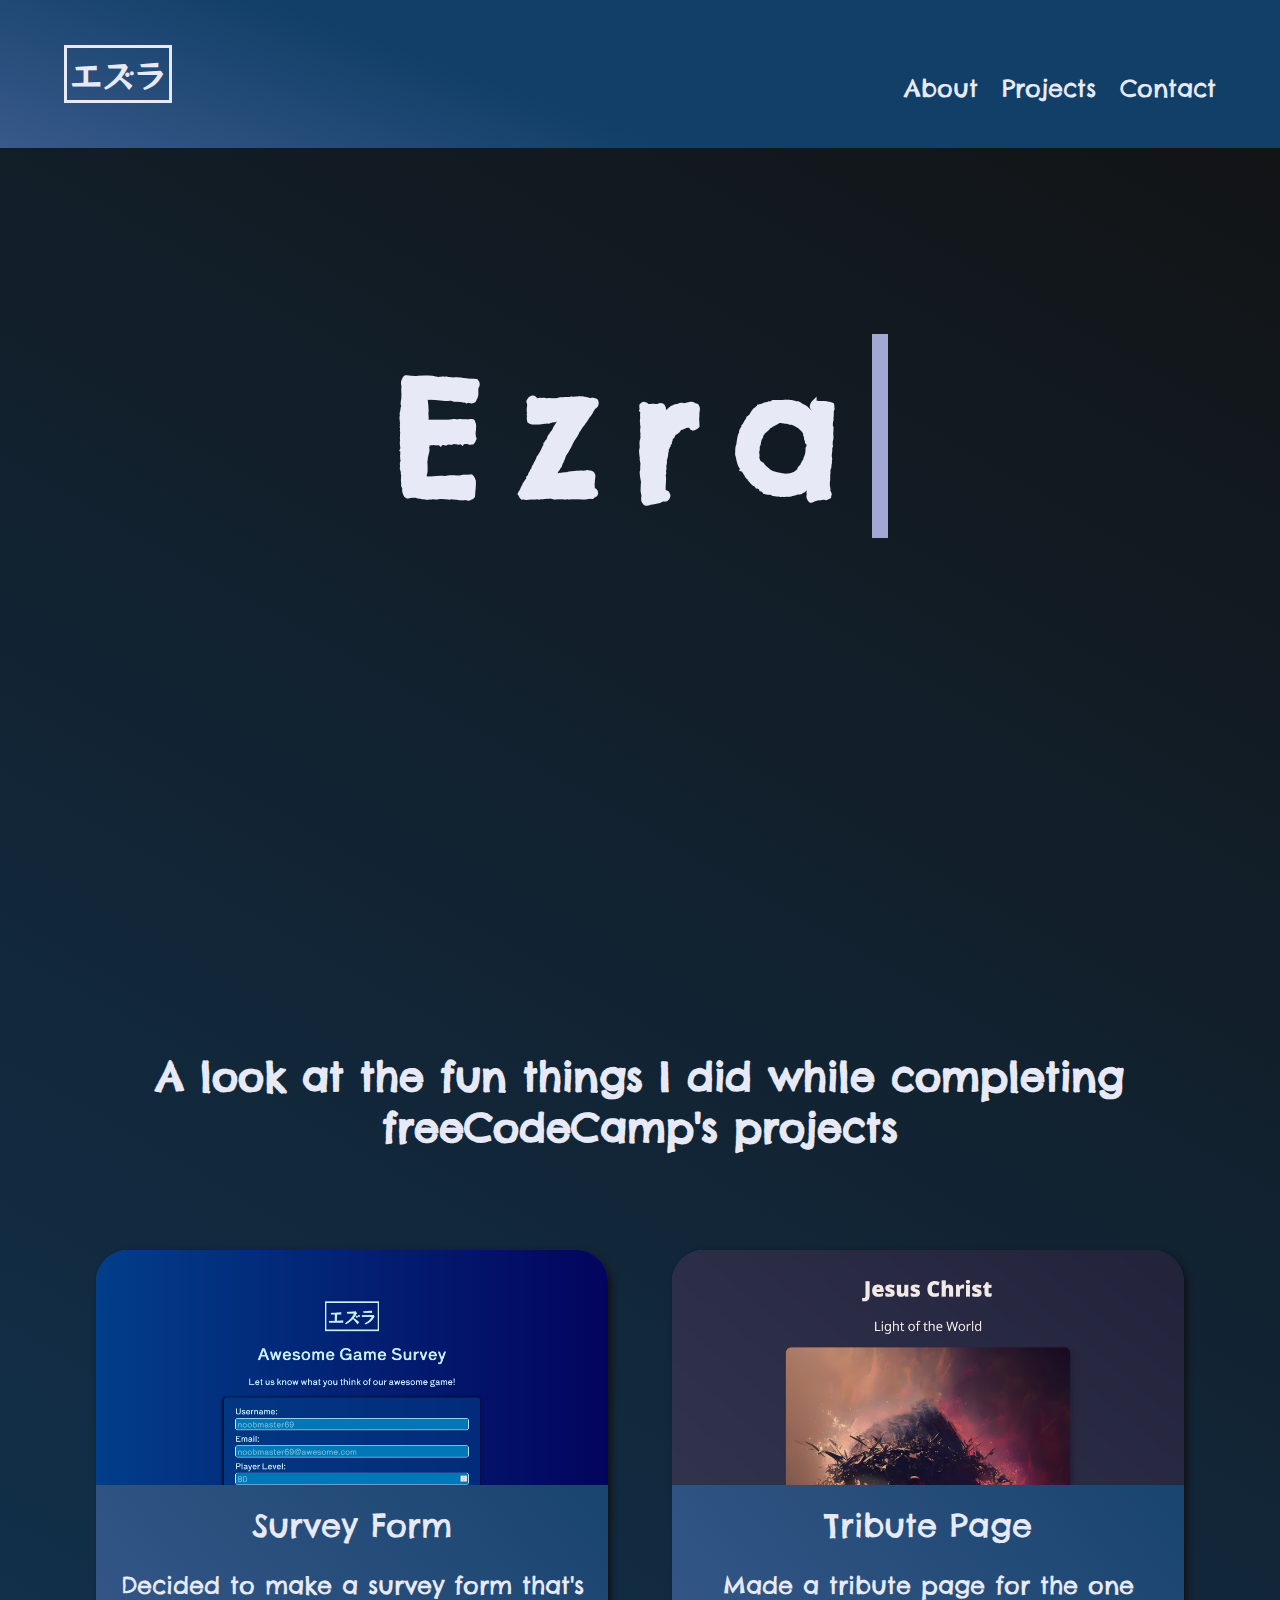
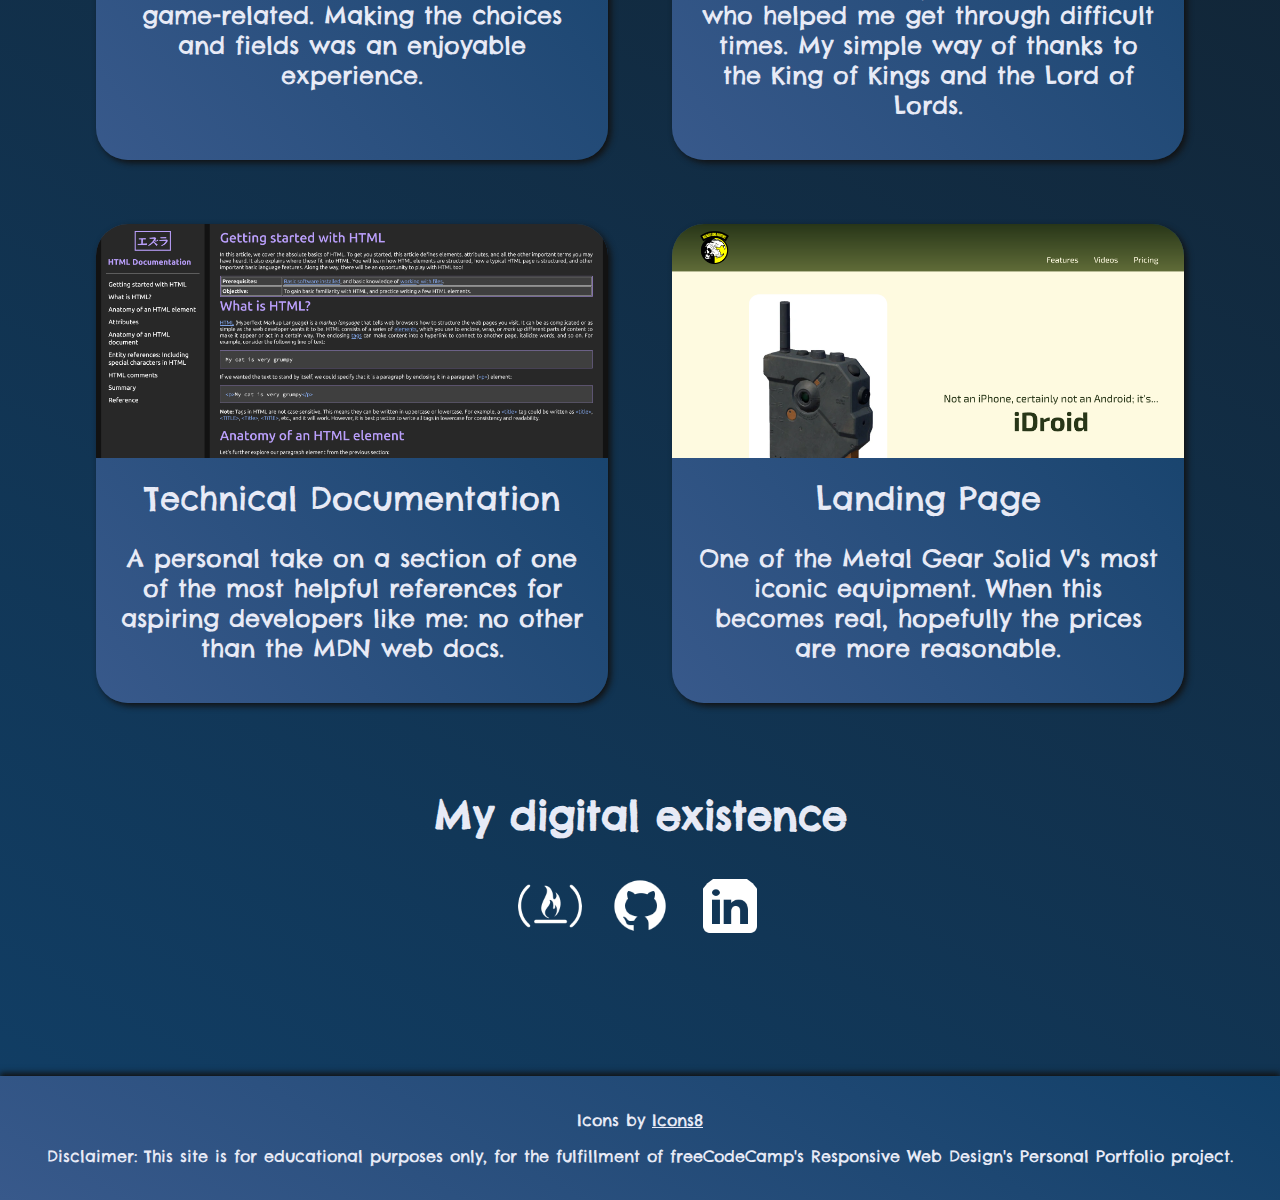
<file: index.html>
<!DOCTYPE html>
<html lang="en">
<head>
    <meta charset="UTF-8">
    <meta name="viewport" content="width=device-width, initial-scale=1.0">
    <title>Personal Portfolio</title>
    <link rel="stylesheet" href="./personal-portfolio/styles.css">

    <link rel="preconnect" href="https://fonts.googleapis.com">
    <link rel="preconnect" href="https://fonts.gstatic.com" crossorigin>
    <link href="https://fonts.googleapis.com/css2?family=Chelsea+Market&family=RocknRoll+One&display=swap" rel="stylesheet">
</head>
<body>
    <header id="navbar">
        <div id="logo">エズラ</div>
        <nav id="navbar-list">
            <ul>
                <li><a href="#welcome-section">About</a></li>
                <li><a href="#project-target">Projects</a></li>
                <li><a href="#contact-target">Contact</a></li>
            </ul>
        </nav>
    </header>
    <main>
        <section id="welcome-section">
            <div>
                <h1>Ezra</h1>
            </div>        
            <div>
                <h2 class="traits">Developer. Engineer. Gamer. Bookworm.</h2>
                <h2 class="trait">Developer.</h2>
                <h2 class="trait">Engineer.</h2>
                <h2 class="trait">Gamer.</h2>
                <h2 class="trait">Bookworm.</h2>
            </div>  
        </section>
        <div id="project-target"></div>
        <section id="projects">
            <h2>A look at the fun things I did while completing freeCodeCamp's projects</h2>
            <div class="project-tile">
                <img src="./personal-portfolio/images/survey-form.png" alt="Image of a survey form project">
                <a class="project-link" href="./survey-form/index.html">Survey Form</a>
                <p class="project-description">Decided to make a survey form that's game-related. Making the choices and fields was an enjoyable experience.</p>
            </div>
            <div class="project-tile">
                <img src="./personal-portfolio/images/tribute-page.png" alt="Image of a tribute project">
                <a class="project-link" href="./tribute-page/index.html">Tribute Page</a>
                <p class="project-description">Made a tribute page for the one who helped me get through difficult times. My simple way of thanks to the King of Kings and the Lord of Lords.</p>
            </div>
            <div class="project-tile">
                <img src="./personal-portfolio/images/tech-doc.png" alt="Image of a technical documentation project">
                <a class="project-link" href="./tech-doc/index.html">Technical Documentation</a>
                <p class="project-description">A personal take on a section of one of the most helpful references for aspiring developers like me: no other than the MDN web docs.</p>
            </div>
            <div class="project-tile">
                <img src="./personal-portfolio/images/landing-page.png" alt="Image of a landing page">
                <a class="project-link" href="./landing-page/index.html">Landing Page</a>
                <p class="project-description">One of the Metal Gear Solid V's most iconic equipment. When this becomes real, hopefully the prices are more reasonable.</p>
            </div>
        </section>
        <div id="contact-target"></div>
        <section id="contact">
            <h2>My digital existence</h2>
            <a id="profile-link" href="https://www.freecodecamp.org/emanator-acheron" target="_blank" class="contact-info">
                <img src="./personal-portfolio/images/fcc-icon.png" alt="freeCodeCamp icon"/>
            </a>
            <a id="github-link" href="https://github.com/emanator-acheron" target="_blank" class="contact-info">
                <img src="./personal-portfolio/images/github-icon.png" alt="GitHub icon" />
            </a>
            <a id="github-link" href="https://www.linkedin.com/in/edbatausa/" target="_blank" class="contact-info">
                <img src="./personal-portfolio/images/linkedin-icon.png" alt="LinkedIn icon" />
            </a>
        </section>
    </main>
    <footer>
        <p>Icons by <a href="https://icons8.com">Icons8</a></p>
        <p>Disclaimer: This site is for educational purposes only, for the fulfillment of freeCodeCamp's Responsive Web Design's Personal Portfolio project.</p>
    </footer>
</body>
</html>
</file>
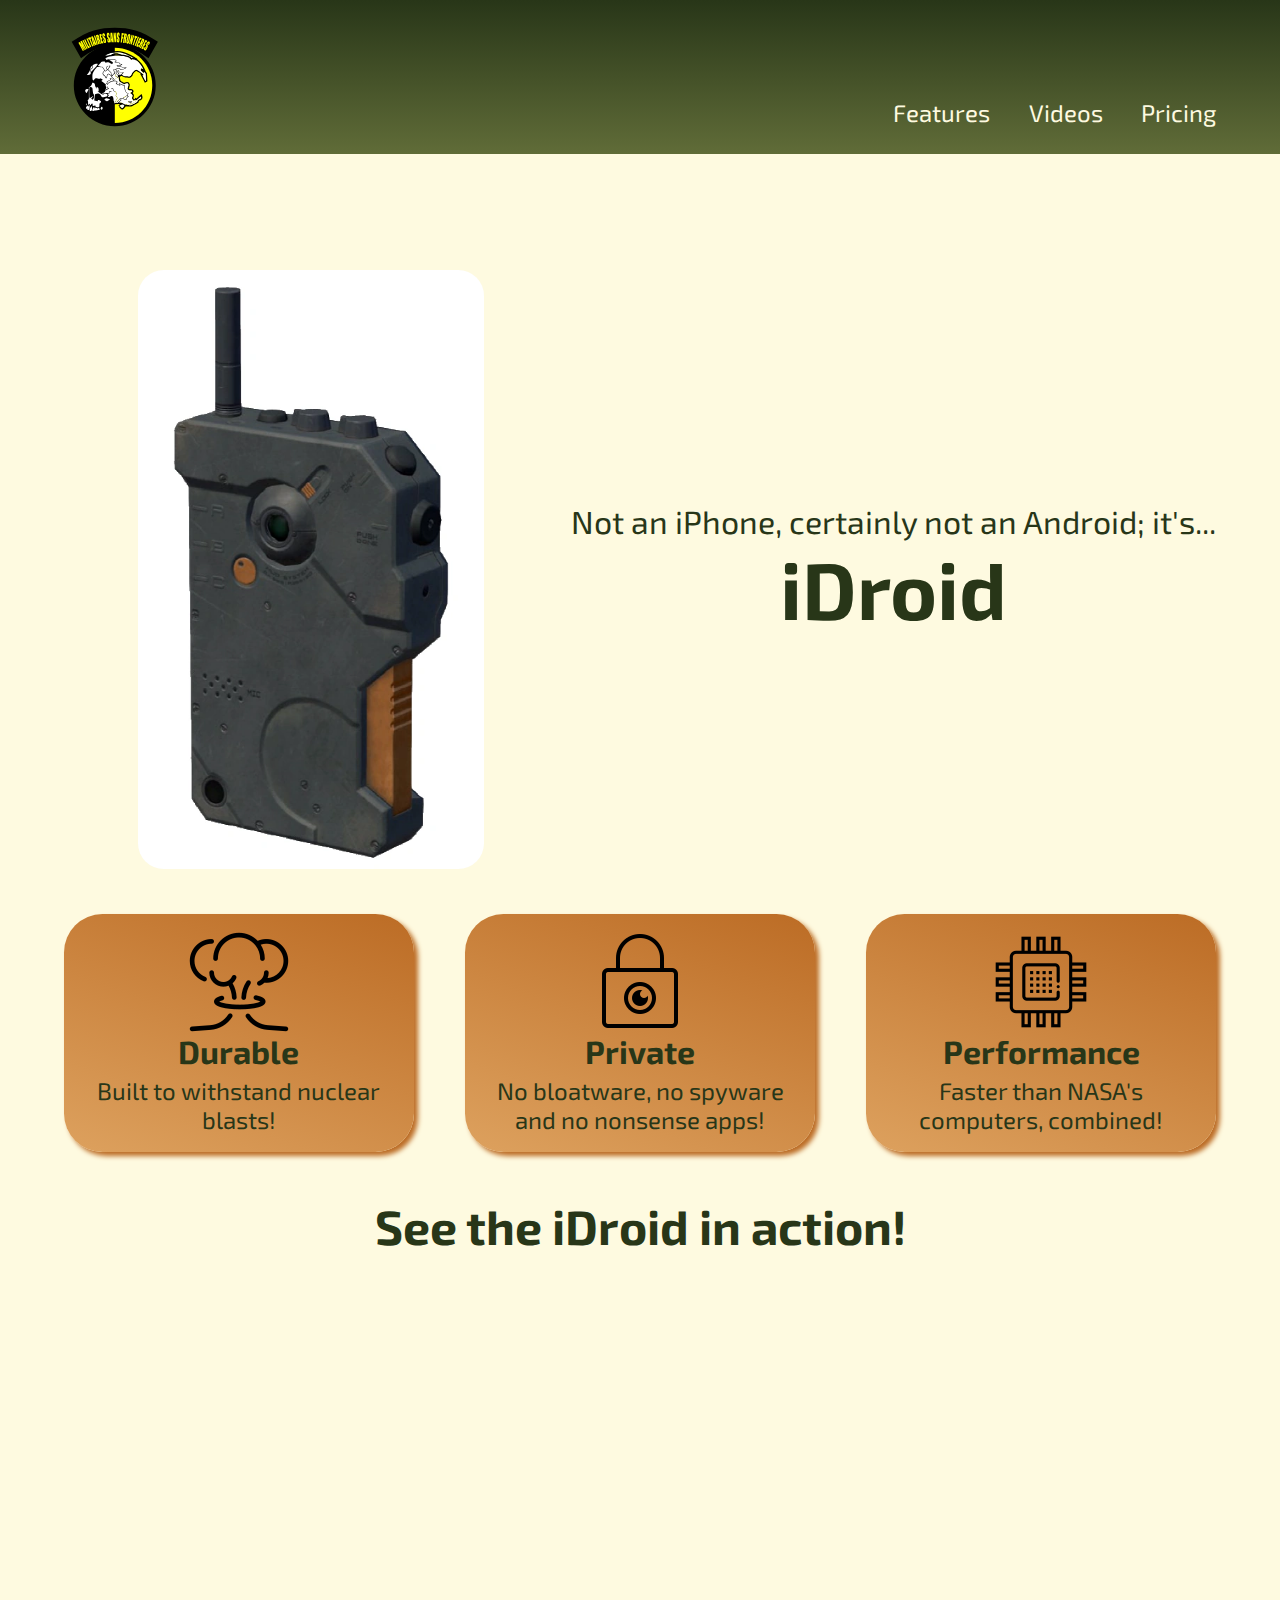
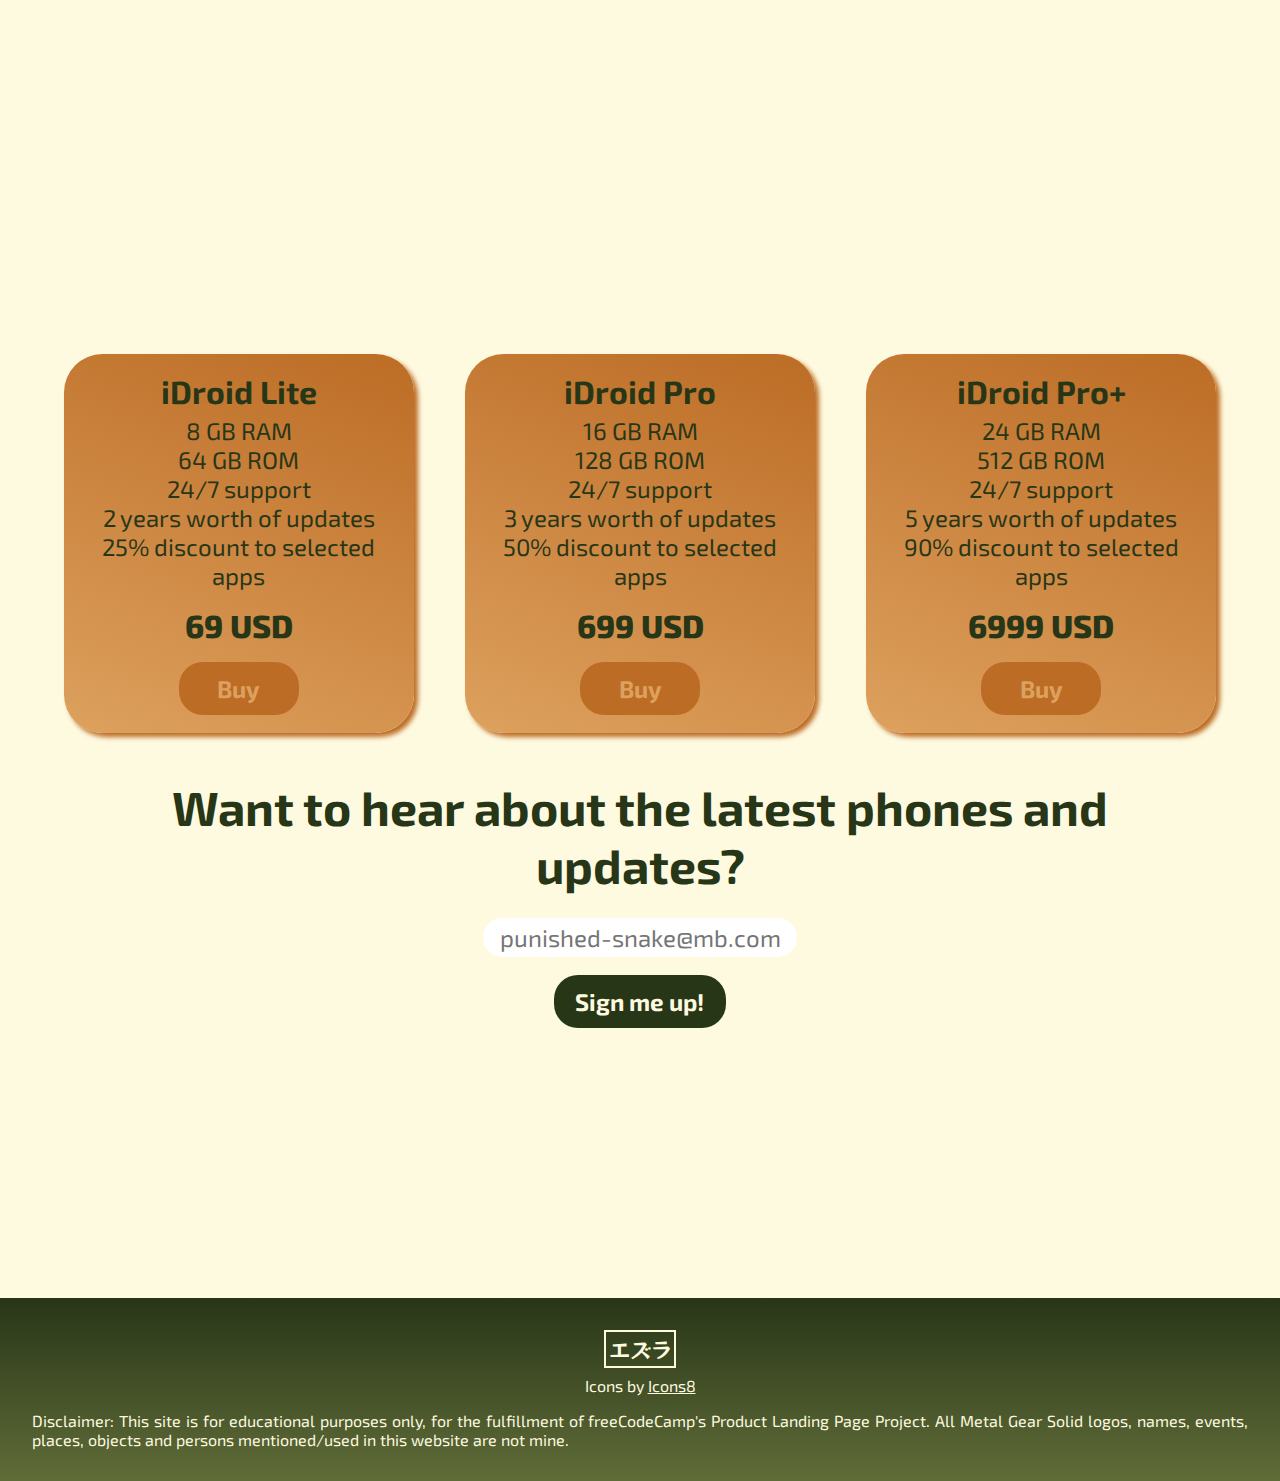
<file: landing-page/index.html>
<!DOCTYPE html>
<html lang="en">
<head>
    <meta charset="UTF-8">
    <meta name="viewport" content="width=device-width, initial-scale=1.0">
    <title>iDroid</title>
    <link rel="stylesheet" href="styles.css">
    <link rel="preconnect" href="https://fonts.googleapis.com">
    <link rel="preconnect" href="https://fonts.gstatic.com" crossorigin>
    <link href="https://fonts.googleapis.com/css2?family=Exo+2:ital,wght@0,100..900;1,100..900&display=swap" rel="stylesheet">
    <link href="https://fonts.googleapis.com/css2?family=RocknRoll+One&display=swap" rel="stylesheet">
</head>
<body>
    <header id="header">
        <img src="./images/msf-logo.svg" alt="" id="header-img">       
        <nav id="nav-bar">
            <ul>
                <li><a href="#features-scroll-target" class="nav-link">Features</a></li>
                <li><a href="#videos-scroll-target" class="nav-link">Videos</a></li>
                <li><a href="#pricing-scroll-target" class="nav-link">Pricing</a></li>
            </ul>
        </nav>
    </header>
    <main>
        <section id="intro">           
            <img src="./images/idroid.png" alt="iDroid image">
            <div class="intro-wrapper">
                <p>Not an iPhone, certainly not an Android; it's...</p>
                <h1>iDroid</h1>  
            </div>        
        </section>
        <div id="features-scroll-target"></div>       
        <section id="features">
            <div class="feature">
                <img src="./images/nuclear-explosion.png" alt="nuclear-explosion" class="feature-image" />
                <h3>Durable</h3>
                <p>Built to withstand nuclear blasts!</p>
            </div>
            <div class="feature">
                <img src="./images/privacy.png" alt="privacy" class="feature-image" />
                <h3>Private</h3>
                <p>No bloatware, no spyware and no nonsense apps!</p>
            </div>
            <div class="feature">
                <img src="./images/external-chip-education-vol-02-outlines-amoghdesign.png" alt="external-chip-education-vol-02-outlines-amoghdesign" class="feature-image" />
                <h3>Performance</h3>
                <p>Faster than NASA's computers, combined!</p>
            </div>
        </section>
        <div id="videos-scroll-target"></div>
        <section id="videos">
            <h2>See the iDroid in action!</h2>
            <iframe id="video" width="560" height="315" src="https://www.youtube.com/embed/G9p8ZmNeSzE?si=DLUoAN5tAvv_aa3R" title="YouTube video player" frameborder="0" allow="accelerometer; autoplay; clipboard-write; encrypted-media; gyroscope; picture-in-picture; web-share" referrerpolicy="strict-origin-when-cross-origin" allowfullscreen></iframe>
        </section>
        <div id="pricing-scroll-target"></div>
        <section id="pricing">
            <div class="price">
                <h3>iDroid Lite</h3> 
                <ul>
                    <li>8 GB RAM</li>
                    <li>64 GB ROM</li>
                    <li>24/7 support</li>
                    <li>2 years worth of updates</li>
                    <li>25% discount to selected apps</li>
                </ul>
                <div class="value">69 USD</div>
                <button class="buy">Buy</button>
            </div>
            <div class="price">
                <h3>iDroid Pro</h3>              
                <ul>
                    <li>16 GB RAM</li>
                    <li>128 GB ROM</li>
                    <li>24/7 support</li>
                    <li>3 years worth of updates</li>
                    <li>50% discount to selected apps</li>
                </ul>
                <div class="value">699 USD</div>
                <button class="buy">Buy</button>
            </div>
            <div class="price">
                <h3>iDroid Pro+</h3>              
                <ul>
                    <li>24 GB RAM</li>
                    <li>512 GB ROM</li>
                    <li>24/7 support</li>
                    <li>5 years worth of updates</li>
                    <li>90% discount to selected apps</li>
                </ul>
                <div class="value">6999 USD</div>
                <button class="buy">Buy</button>
            </div>
        </section>
        <form action="https://www.freecodecamp.com/email-submit" id="form">
            <h2>Want to hear about the latest phones and updates?</h2>
            <input type="email" name="email" id="email" placeholder="punished-snake@mb.com" required>
            <input type="submit" value="Sign me up!" id="submit" >
        </form>
    </main>
    <footer>
        <div id="logo">エズラ</div>
        <p>Icons by <a href="https://icons8.com">Icons8</a></p>
        <P>Disclaimer: This site is for educational purposes only, for the fulfillment of freeCodeCamp's Product Landing Page Project. All Metal Gear Solid logos, names, events, places, objects and persons mentioned/used in this website are not mine.</P>
    </footer>
</body>
</html>
</file>
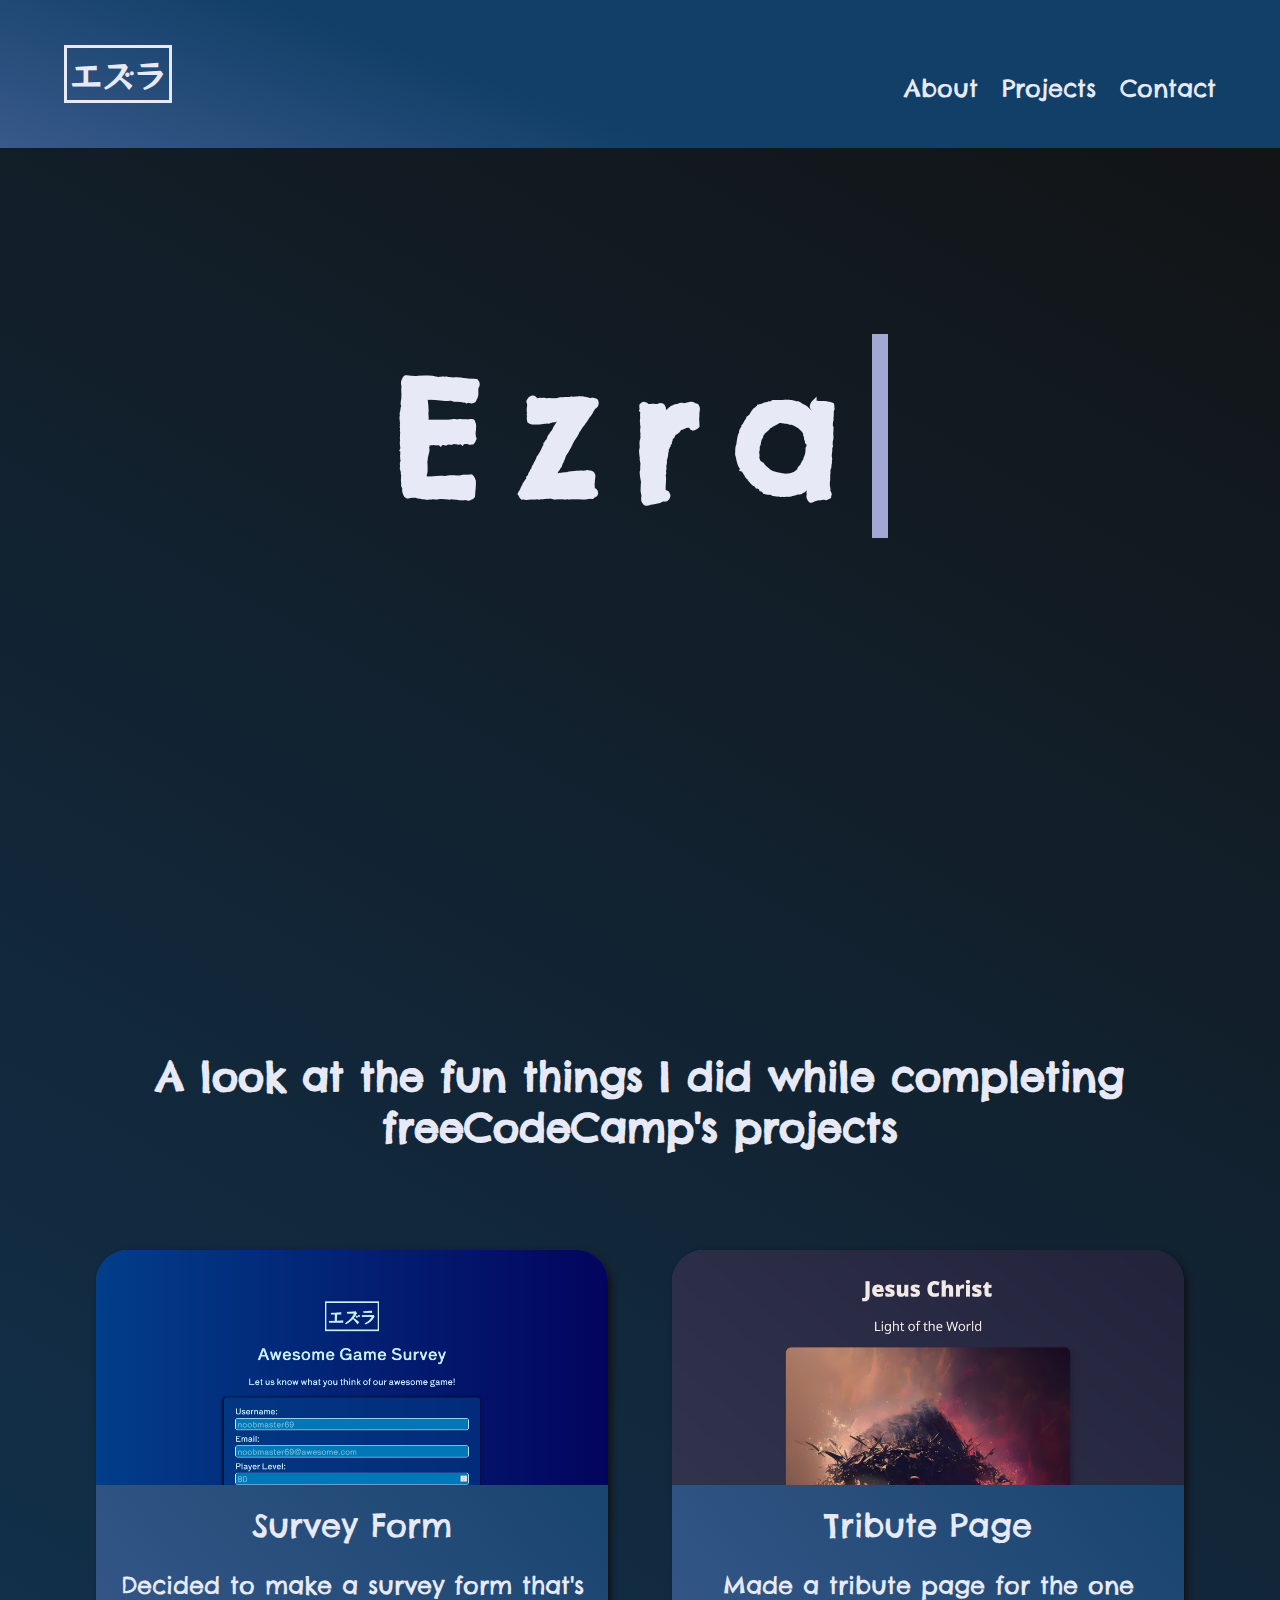
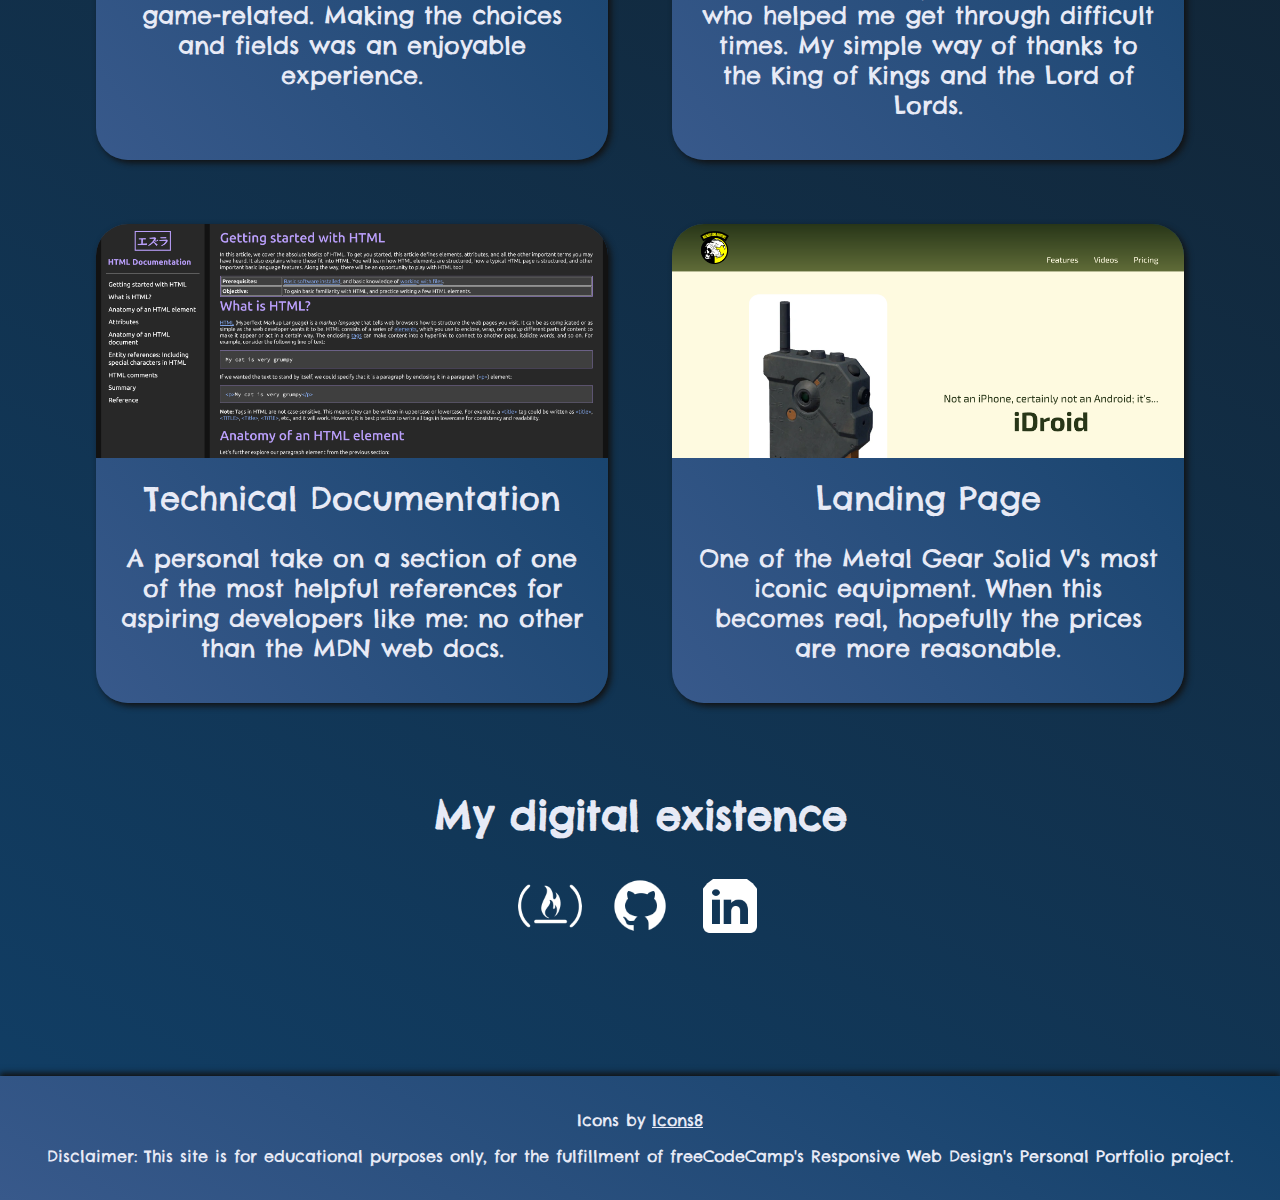
<file: personal-portfolio/index.html>
<!DOCTYPE html>
<html lang="en">
<head>
    <meta charset="UTF-8">
    <meta name="viewport" content="width=device-width, initial-scale=1.0">
    <title>Personal Portfolio</title>
    <link rel="stylesheet" href="styles.css">

    <link rel="preconnect" href="https://fonts.googleapis.com">
    <link rel="preconnect" href="https://fonts.gstatic.com" crossorigin>
    <link href="https://fonts.googleapis.com/css2?family=Chelsea+Market&family=RocknRoll+One&display=swap" rel="stylesheet">
</head>
<body>
    <header id="navbar">
        <div id="logo">エズラ</div>
        <nav id="navbar-list">
            <ul>
                <li><a href="#welcome-section">About</a></li>
                <li><a href="#project-target">Projects</a></li>
                <li><a href="#contact-target">Contact</a></li>
            </ul>
        </nav>
    </header>
    <main>
        <section id="welcome-section">
            <div>
                <h1>Ezra</h1>
            </div>        
            <div>
                <h2 class="traits">Developer. Engineer. Gamer. Bookworm.</h2>
                <h2 class="trait">Developer.</h2>
                <h2 class="trait">Engineer.</h2>
                <h2 class="trait">Gamer.</h2>
                <h2 class="trait">Bookworm.</h2>
            </div>  
        </section>
        <div id="project-target"></div>
        <section id="projects">
            <h2>A look at the fun things I did while completing freeCodeCamp's projects</h2>
            <div class="project-tile">
                <img src="./images/survey-form.png" alt="Image of a survey form project">
                <a class="project-link" href="../survey-form/index.html">Survey Form</a>
                <p class="project-description">Decided to make a survey form that's game-related. Making the choices and fields was an enjoyable experience.</p>
            </div>
            <div class="project-tile">
                <img src="./images/tribute-page.png" alt="Image of a tribute project">
                <a class="project-link" href="../tribute-page/index.html">Tribute Page</a>
                <p class="project-description">Made a tribute page for the one who helped me get through difficult times. My simple way of thanks to the King of Kings and the Lord of Lords.</p>
            </div>
            <div class="project-tile">
                <img src="./images/tech-doc.png" alt="Image of a technical documentation project">
                <a class="project-link" href="../tech-doc/index.html">Technical Documentation</a>
                <p class="project-description">A personal take on a section of one of the most helpful references for aspiring developers like me: no other than the MDN web docs.</p>
            </div>
            <div class="project-tile">
                <img src="./images/landing-page.png" alt="Image of a landing page">
                <a class="project-link" href="../landing-page/index.html">Landing Page</a>
                <p class="project-description">One of the Metal Gear Solid V's most iconic equipment. When this becomes real, hopefully the prices are more reasonable.</p>
            </div>
        </section>
        <div id="contact-target"></div>
        <section id="contact">
            <h2>My digital existence</h2>
            <a id="profile-link" href="https://www.freecodecamp.org/emanator-acheron" target="_blank" class="contact-info">
                <img src="./images/fcc-icon.png" alt="freeCodeCamp icon"/>
            </a>
            <a id="github-link" href="https://github.com/emanator-acheron" target="_blank" class="contact-info">
                <img src="./images/github-icon.png" alt="GitHub icon" />
            </a>
            <a id="github-link" href="https://www.linkedin.com/in/edbatausa/" target="_blank" class="contact-info">
                <img src="./images/linkedin-icon.png" alt="LinkedIn icon" />
            </a>
        </section>
    </main>
    <footer>
        <p>Icons by <a href="https://icons8.com">Icons8</a></p>
        <p>Disclaimer: This site is for educational purposes only, for the fulfillment of freeCodeCamp's Responsive Web Design's Personal Portfolio project.</p>
    </footer>
</body>
</html>
</file>
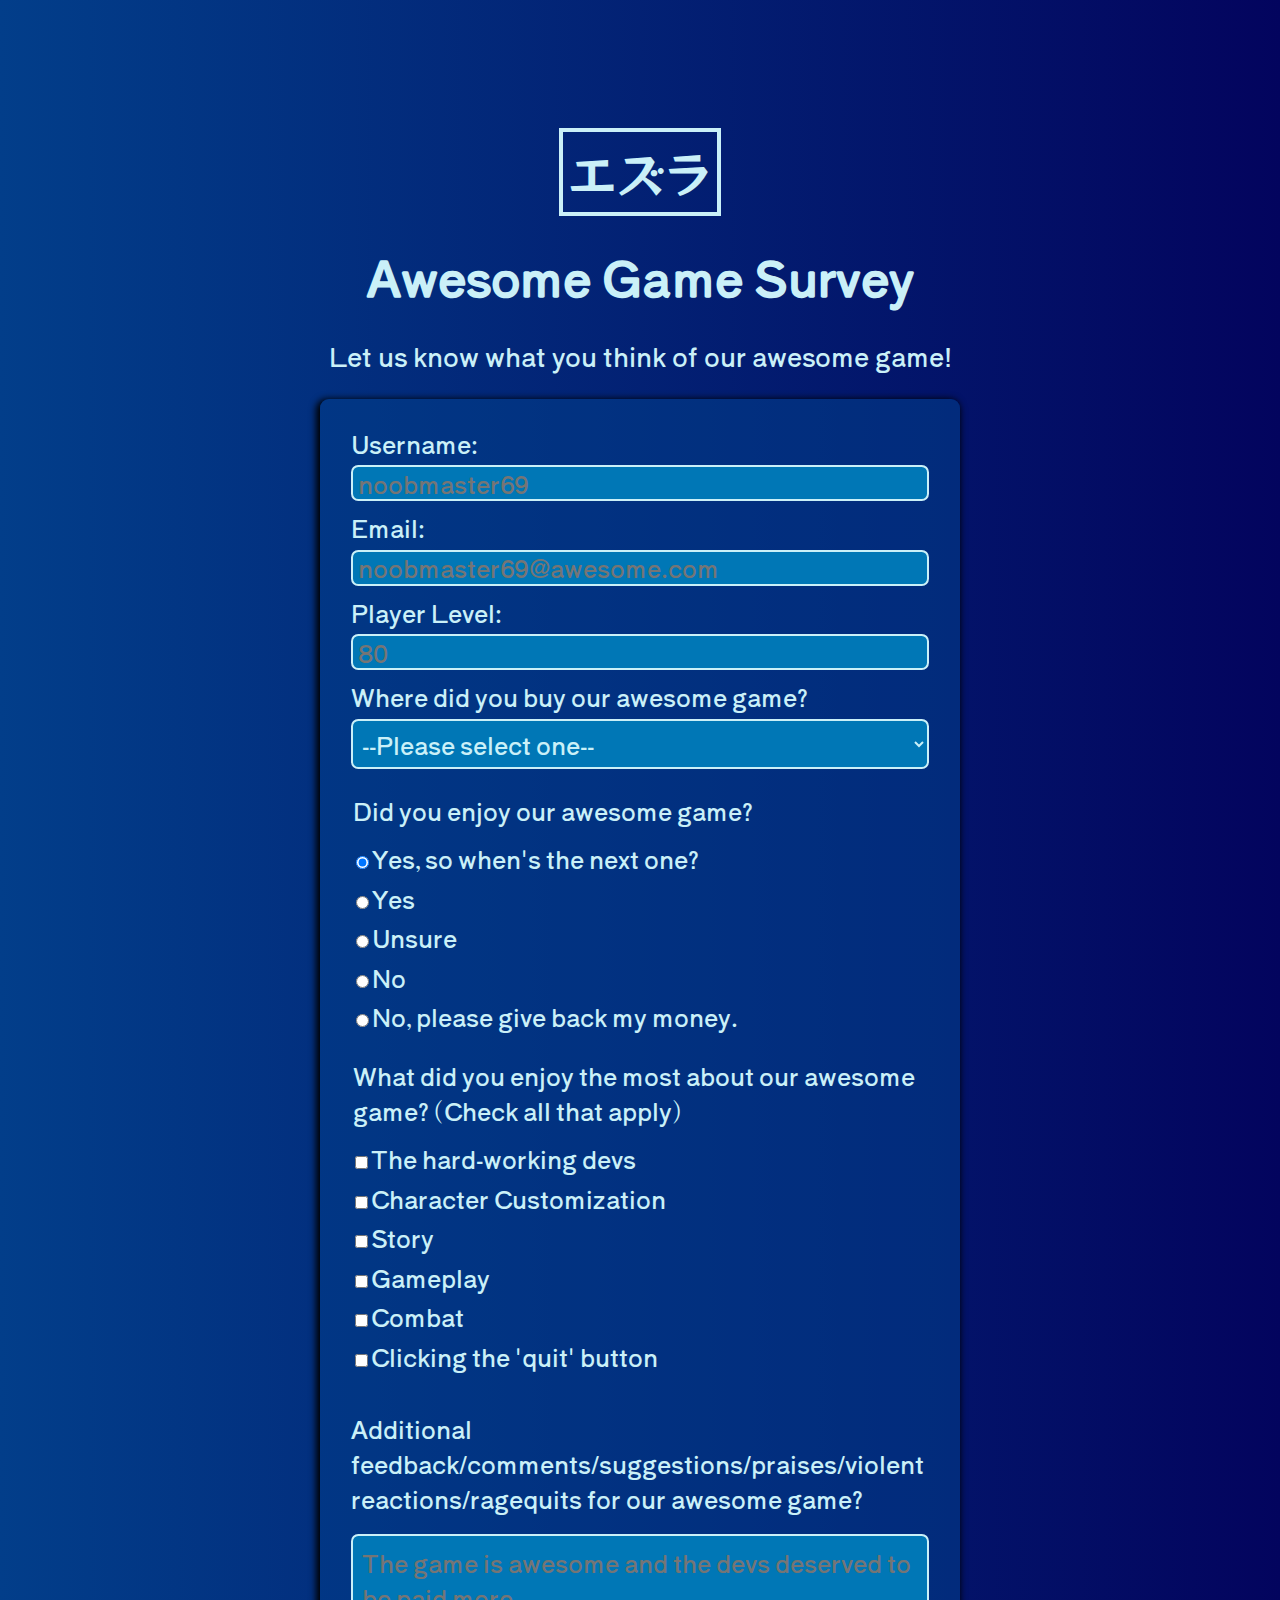
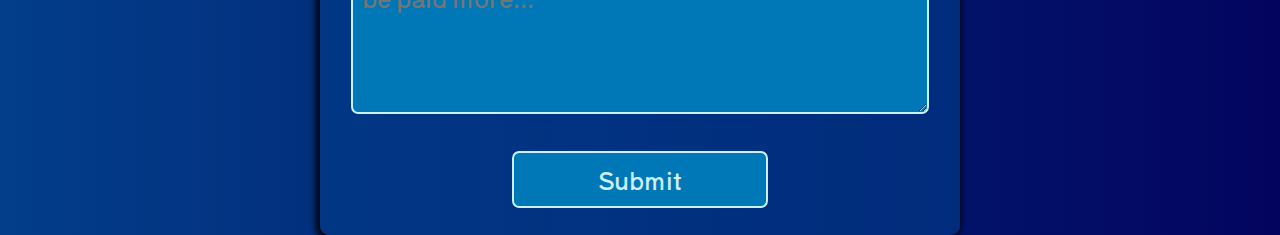
<file: survey-form/index.html>
<!DOCTYPE html>
<html lang="en">
<head>
    <meta charset="UTF-8">
    <meta name="viewport" content="width=device-width, initial-scale=1.0">
    <link rel="stylesheet" href="styles.css">

    <link rel="preconnect" href="https://fonts.googleapis.com">
    <link rel="preconnect" href="https://fonts.gstatic.com" crossorigin>
    <link href="https://fonts.googleapis.com/css2?family=RocknRoll+One&family=Shippori+Antique+B1&display=swap" rel="stylesheet">
    
    <title>Awesome Game Survey</title>
</head>
<body>
    <header>
        <div id="logo">エズラ</div>
    </header>
    <h1 id="title">Awesome Game Survey</h1>
    <p id="description">Let us know what you think of our awesome game!</p>
    <form id="survey-form" action="" autocomplete="off">
        <fieldset>
            <label id="name-label" for="name">Username: <input id="name" type="text" name="name" placeholder="noobmaster69" required></label>
            <label id="email-label" for="email">Email: <input type="email" name="email" id="email" placeholder="noobmaster69@awesome.com" required></label>
            <label id="number-label" for="number">Player Level: <input type="number" name="number" id="number" min="1" max="80" placeholder="80" required></label>       
        
            <label for="dropdown">Where did you buy our awesome game?</label>
            <select name="dropdown" id="dropdown" required>
                <option value="">--Please select one--</option>
                <option value="steam">Steam</option>
                <option value="gog">GOG</option>
                <option value="epic">Epic</option>
                <option value="pirate-scum">I donned the pirate hat and set sail on the seven seas!</option>
            </select>
        </fieldset>
        
        <fieldset>
            <legend>Did you enjoy our awesome game?</legend>
            <label for="perfect"><input type="radio" name="rating" id="perfect" value="perfect" checked>Yes, so when's the next one?</label>
            <label for="yes"><input type="radio" name="rating" id="yes" value="yes">Yes</label>
            <label for="unsure"><input type="radio" name="rating" id="unsure" value="unsure">Unsure</label>
            <label for="no"><input type="radio" name="rating" id="no" value="no">No</label>
            <label for="bad"><input type="radio" name="rating" id="bad" value="bad">No, please give back my money.</label>
        </fieldset>
        <fieldset>
            <legend>What did you enjoy the most about our awesome game? (Check all that apply)</legend>
            <label for="devs"><input type="checkbox" name="elements" id="devs" value="devs">The hard-working devs</label>
            <label for="character"><input type="checkbox" name="elements" id="character" value="character">Character Customization</label>
            <label for="story"><input type="checkbox" name="elements" id="story" value="story">Story</label>
            <label for="gameplay"><input type="checkbox" name="elements" id="gameplay" value="gameplay">Gameplay</label>
            <label for="combat"><input type="checkbox" name="elements" id="combat" value="combat">Combat</label>
            <label for="seriously"><input type="checkbox" name="elements" id="seriously" value="seriously">Clicking the 'quit' button</label>
        </fieldset>
        <fieldset>
            <label for="comments">
                Additional feedback/comments/suggestions/praises/violent reactions/ragequits for our awesome game?
                <textarea name="comments" id="comments" cols="30" rows="10" placeholder="The game is awesome and the devs deserved to be paid more..."></textarea>
            </label>
        </fieldset>
        <input id="submit" type="submit" value="Submit">
    </form>         
</body>
</html>
</file>
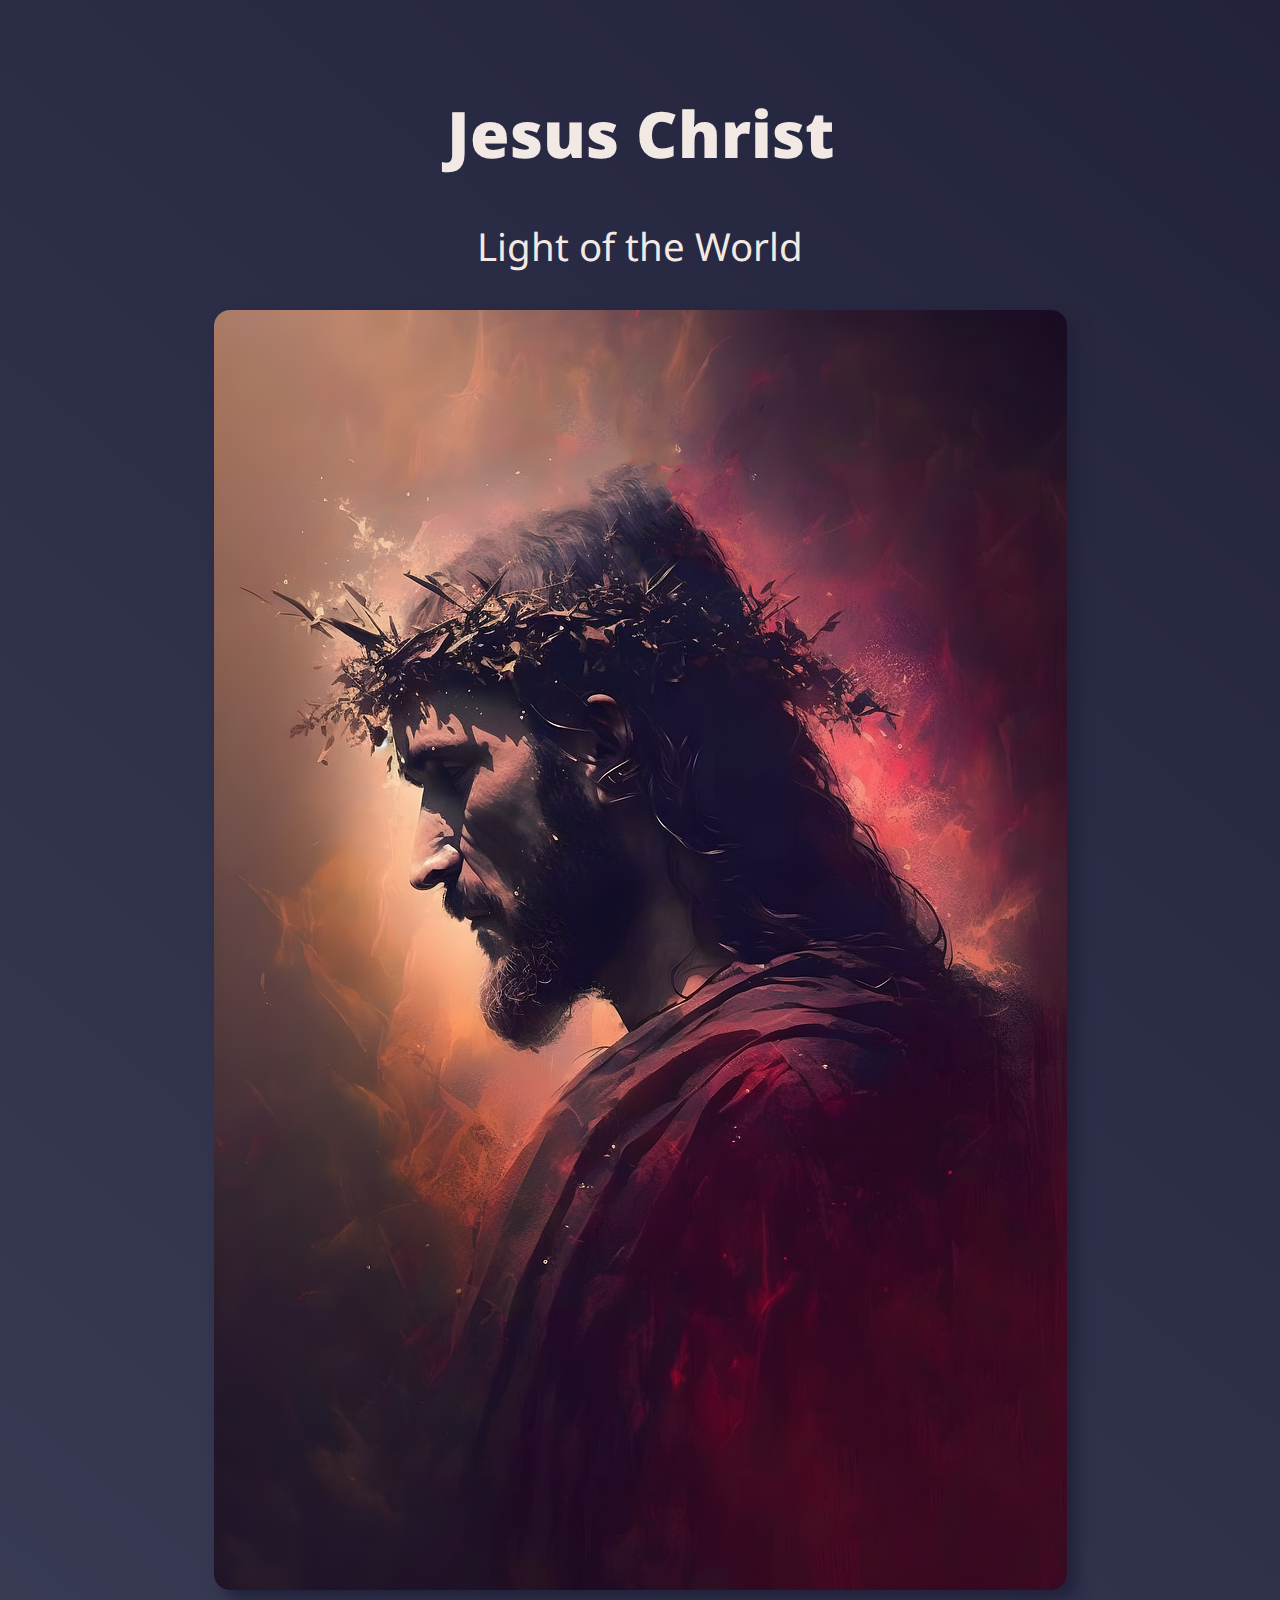
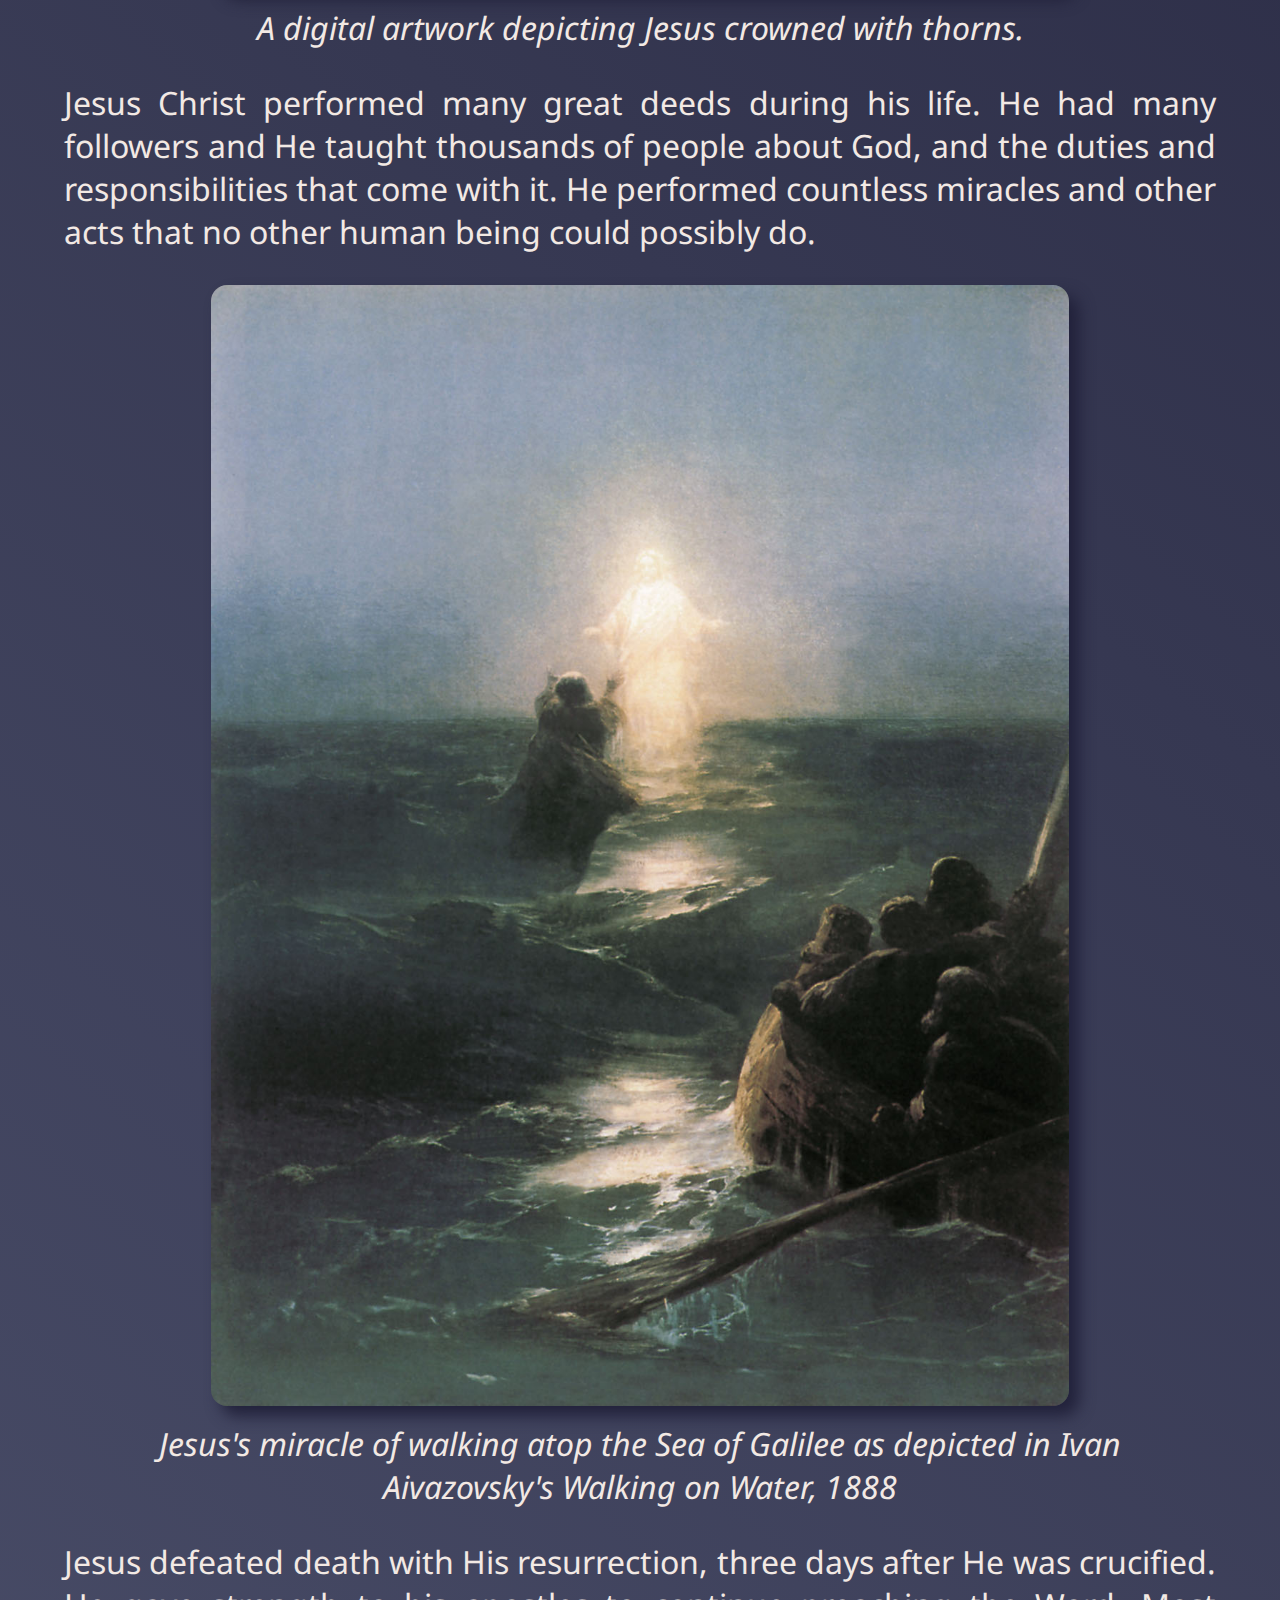
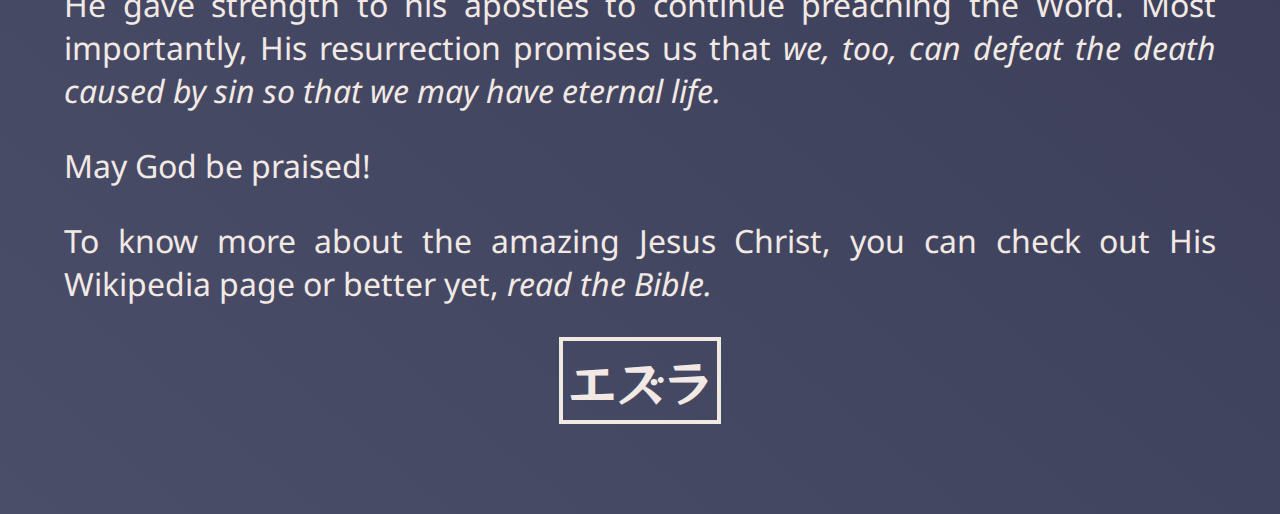
<file: tribute-page/index.html>
<!DOCTYPE html>
<html lang="en">
<head>
    <meta charset="UTF-8">
    <meta name="viewport" content="width=device-width, initial-scale=1.0">
    <title>A Tribute to Our Lord and Savior - Jesus Christ</title>
    <link rel="stylesheet" href="styles.css">

    <link rel="preconnect" href="https://fonts.googleapis.com">
    <link rel="preconnect" href="https://fonts.gstatic.com" crossorigin>
    <link href="https://fonts.googleapis.com/css2?family=Noto+Sans:ital,wght@0,100..900;1,100..900&display=swap" rel="stylesheet">
    <link href="https://fonts.googleapis.com/css2?family=RocknRoll+One&display=swap" rel="stylesheet">
</head>
<body>
    <main id="main">
        <h1 id="title">Jesus Christ</h1>
        <p id="designation">Light of the World</p>
        <figure id="img-div">
            <img id="image" src="./images/jesus-christ.png" alt="A painting depicting Jesus">
            <figcaption id="img-caption">A digital artwork depicting Jesus crowned with thorns.</figcaption>
        </figure>
        <section id="tribute-info">
            <p>Jesus Christ performed many great deeds during his life. He had many followers and He taught thousands of people about God, and the duties and responsibilities that come with it. He performed countless miracles and other acts that no other human being could possibly do.</p>
            <figure id="miracle-div">
                <img id="miracle" src="./images/jesus-walks-on-water.jpg" alt="A painting depicting Jesus walking on the water">
                <figcaption>Jesus's miracle of walking atop the Sea of Galilee as depicted in Ivan Aivazovsky's Walking on Water, 1888</figcaption>
            </figure>
            <p>Jesus defeated death with His resurrection, three days after He was crucified. He gave strength to his apostles to continue preaching the Word. Most importantly, His resurrection promises us that <em>we, too, can defeat the death caused by sin so that we may have eternal life.</em></p>
            <p>May God be praised!</p>
            <p>To know more about the amazing Jesus Christ, you can check out <a id="tribute-link" href="https://en.wikipedia.org/wiki/Jesus" target="_blank">His Wikipedia page</a> or better yet, <em>read the Bible.</em></p>
        </section>
        <div id="logo">エズラ</div>
    </main>
</body>
</html>
</file>
<file: personal-portfolio/styles.css>
:root {
    --text-color: #e7eaf6;
    --section-color1: #a2a8d3;
    --section-color2: #38598b;
    --background-color: #113f67;
    --background-color2: #121212;
}

*, ::after, ::before {
    box-sizing: border-box;
    color: var(--text-color);
    font-family: "Chelsea Market", system-ui;
    scroll-behavior: smooth;
    text-align: center;
}

body {
    margin: 0;
    padding: 0;
    width: 100vw;
    background: linear-gradient(30deg, var(--background-color), var(--background-color2));
}

#navbar {
    position: fixed;
    top: 0;
    width: 100%;
    padding: 2vh 2vw;
    background: linear-gradient(20deg, var(--section-color2), var(--background-color) 40%);
}

#logo {
    font-family: "RocknRoll One", sans-serif;
    font-size: 1.5em;
    border: 0.1em solid var(--text-color);
    padding: 0.1em;
    color: var(--text-color);
    width: fit-content;
    margin: 2vh auto;
}

#navbar-list {
    width: 100%;
    height: fit-content;
    margin-top: 4vh;
}

#navbar-list ul {
    display: flex;
    flex-direction: column;
    align-items: center;
    justify-content: center;
    padding: 0;
    gap: 1em;
    font-size: 1.3em;
}

#navbar-list li {
    list-style-type: none;
}

#navbar-list a {
    text-decoration: none;
}

#project-target, #contact-target {
    top: -35vh;
    position: relative;
}

main, footer {
    width: 100%;
    padding: 5vw;
}

section {
    margin-bottom: 4vh;
}

#welcome-section {
    display: flex;
    height: 100vh;
    align-items: center;
    justify-content: center;
    flex-direction: column;
}

#welcome-section h1 {
    font-size: 3em;
    overflow: hidden;
    animation: typewriter 2s steps(4, end) forwards, blink 1s step-end 2 forwards;
    margin: 0 auto;
    letter-spacing: 0.2em;
    border-right: 0.1em solid var(--section-color1);
}

.traits {
    visibility: hidden;
    position: absolute;
}

.trait:nth-of-type(2) {
    font-size: 1.5em;
    overflow: hidden;
    visibility: collapse;
    animation: typewriter 2s steps(12, end) 2s forwards, blink 1s step-end 4 forwards;
    margin: 1em auto;
    letter-spacing: 0.1em;
    border-right: 0.1em solid var(--section-color1);
    white-space: nowrap;
    width: fit-content;
}

.trait:nth-of-type(3) {
    font-size: 1.5em;
    overflow: hidden;
    visibility: collapse;
    animation: typewriter 2s steps(12, end) 4s forwards, blink 1s step-end 6 forwards;
    margin: 1em auto;
    letter-spacing: 0.1em;
    border-right: 0.1em solid var(--section-color1);
    white-space: nowrap;
    width: fit-content;
}

.trait:nth-of-type(4) {
    font-size: 1.5em;
    overflow: hidden;
    visibility: collapse;
    animation: typewriter 2s steps(11, end) 6s forwards, blink 1s step-end 7 forwards;
    margin: 1em auto;
    letter-spacing: 0.1em;
    border-right: 0.1em solid var(--section-color1);
    white-space: nowrap;

}

.trait:nth-of-type(5) {
    font-size: 1.5em;
    overflow: hidden;
    visibility: collapse;
    animation: typewriter 2s steps(11, end) 8s forwards, blink 1s step-end 10 forwards;
    margin: 1em auto;
    letter-spacing: 0.1em;
    border-right: 0.1em solid var(--section-color1);
    white-space: nowrap;
    width: fit-content;
}

.project-tile {
    padding-bottom: 1em;
    border-radius: 2em;
    box-shadow: 3px 3px 6px var(--background-color2);
    background: linear-gradient(50deg, var(--section-color2), var(--background-color));
}

img {
    border-radius: 2em 2em 0 0;
    width: 100%;
    margin-bottom: 1em;
}

#projects {
    display: flex;
    flex-direction: column;
    gap: 2vh;
}

.project-link {
    font-size: 1.2em;
    text-decoration: none;
}

.project-description {
    margin-left: 1em;
    margin-right: 1em;
}

#contact {
    display: flex;
    flex-direction: column;
}

.contact-info img {
    width: 15vw;
}

footer {
    box-shadow: 0 -3px 6px var(--background-color2);
    background: linear-gradient(30deg, var(--section-color2), var(--background-color));
}

@keyframes typewriter {
    0% {
        width: 0%;
        visibility: visible;
    }

    100% {
        width: 100%; 
        visibility: visible;
    }
}

@keyframes blink {
    from, to {
        border-color: transparent }
    50% { 
        border-color: var(--section-color1); }
}

@media only screen and (min-width: 800px) {
    #navbar {
        display: flex;
        flex-direction: row;
        align-items: flex-end;
        padding: 2vh 2vw;
    }

    #logo {
        margin: 0;
        min-width: fit-content;
        height: auto;
    }

    #navbar-list {  
        margin-top: 0;
    }

    #navbar-list ul {
        flex-direction: row;
        align-items: end;
        justify-content: flex-end;
        margin: 0;
    }

    #project-target, #contact-target {
        top: -15vh;
        position: relative;
    }

    #welcome-section h1 {
        font-size: 5em;
    }

    .trait {
        animation: none, none;
        position: absolute;
        visibility: hidden;
        width: 0;
        height: 0;
    }

    .traits {
        position: static;
        font-size: 1.5em;
        overflow: hidden;
        visibility: collapse;
        animation: typewriter 3s steps(34, end) 2s forwards, blink 1s step-end 5 forwards;
        margin: 1em auto;
        letter-spacing: 0.1em;
        border-right: 0.1em solid var(--section-color1);
        white-space: nowrap;
        width: fit-content;
    }  

    h2 {
        font-size: 2em;
    }

    #projects {
        flex-direction: row;
        flex-wrap: wrap;
        justify-content: center;
    }

    #projects h2 {
        width: 100%;
    }

    .project-tile {
        width: 40vw;
    }

    #contact {
        flex-direction: row;
        flex-wrap: wrap;
        justify-content: center;
        column-gap: 5vw;
    }

    #contact h2 {
        width: 100%;
    }   
}

@media only screen and (min-width: 1000px) {
    #navbar {
        display: flex;
        flex-direction: row;
        align-items: flex-end;
        padding: 5vh 5vw;
    }

    #logo {
        margin: 0;
        min-width: fit-content;
        font-size: 2em; 
    }

    #navbar-list {
        margin-top: 0;
    }

    #navbar-list ul {
        flex-direction: row;
        align-items: end;
        justify-content: flex-end;
        margin: 0;
        font-size: 1.5em;
    }

    #project-target, #contact-target {
        top: -25vh;
        position: relative;
    }

    #welcome-section h1 {
        font-size: 10em;
    }

    .trait {
        animation: none, none;
        position: absolute;
        visibility: hidden;
        width: 0;
        height: 0;
    }

    .traits {
        position: static;
        font-size: 3em;
        overflow: hidden;
        visibility: collapse;
        animation: typewriter 3s steps(34, end) 2s forwards, blink 1s step-end 5 forwards;
        margin: 1em auto;
        letter-spacing: 0.1em;
        border-right: 0.1em solid var(--section-color1);
        white-space: nowrap;
        width: fit-content;
    }  

    h2 {
        font-size: 2.5em;
    }

    #projects {
        flex-direction: row;
        flex-wrap: wrap;
        justify-content: center;
        gap: 5vw;
    }

    #projects h2 {
        width: 100%;
    }

    .project-tile {
        width: 40vw;
    }

    .project-link {
        font-size: 2em;
    }

    .project-description {
        font-size: 1.5em;
    }

    #contact {
        flex-direction: row;
        flex-wrap: wrap;
        justify-content: center;
        column-gap: 2vw;
    }

    #contact h2 {
        width: 100%;
    } 
    
    .contact-info img {
        width: 5vw;
    }

    section {
        margin-bottom: 6vh;
    }

    footer {
        padding: 2vh 2vw;
    }
}
</file>
<file: landing-page/styles.css>
:root {
    --dark-moss-green: #606c38ff;
    --pakistan-green: #283618ff;
    --cornsilk: #fefae0ff;
    --earth-yellow: #dda15eff;
    --tigers-eye: #bc6c25ff;
}

*, ::after, ::before {
    margin: 0;
    padding: 0;
    box-sizing: border-box;
    scroll-behavior: smooth;
    font-family: "Exo 2", sans-serif;
    text-align: center;
    color: var(--pakistan-green)
}

body {
    position: relative;
    background-color: var(--cornsilk);
}

#header {
    position: fixed;
    top: 0;
    display: flex;
    flex-direction: column;
    align-items: center;
    gap: 2vh;
    width: 100vw;
    height: fit-content;
    padding: 3vh 5vw;
    background: linear-gradient(0deg, var(--dark-moss-green), var(--pakistan-green));
}

#header-img {
    flex: 1 1 0;
    max-width: 100px;
}

#nav-bar ul {
    display: flex;
    flex-direction: column;
    justify-content: center;
    align-items: center;
    height: 100%;
    gap: 1em;
}

#nav-bar ul li, .price ul li {
    list-style-type: none;
    font-size: 1.5em;
}

.nav-link, .credit a {
    color: var(--cornsilk);
    text-decoration: none;
}

main {
    width: 100vw;
    margin: 40vh auto;
    padding: 0 3vw;
}

section {
    margin-bottom: 5vh;
}

#intro {
    display: flex;
    flex-direction: column;
    justify-content: center;
    gap: 1vh;
    color: var(--pakistan-green);
}

#intro img {
    width: 80%;
    margin: 0 auto;
    border-radius: 2vw;
}

.intro-wrapper p {
    font-size: 2em;
}

.intro-wrapper h1 {
    font-size: 5em;
}

h2 {
    font-size: 3em;
    margin-bottom: 0.5em;
}

h3 {
    font-size: 2em;
    margin-top: 0;
    margin-bottom: 0.1em;
}

.feature p {
    font-size: 1.5em;
}

input {
    display: block;
    margin: auto;
}

#features-scroll-target, #videos-scroll-target, #pricing-scroll-target {
    position: relative;
    top: -35vh; 
}

#features, #pricing {
    display: flex;
    justify-content: space-evenly;
    align-items: center;
    flex-direction: column;
    gap: 4vh; 
    color: var(--pakistan-green);
    width: 100%;
}

.feature, .price {
    flex: 1;
    width: 100%;
    padding: 2vh 2vw;
    border-radius: 3vw;
    box-shadow: 4px 4px 5px var(--tigers-eye);
    background: linear-gradient(20deg, var(--earth-yellow), var(--tigers-eye));
}

.feature-image {
    display: block;
    margin: 0 auto;
    width: auto;
    height: auto;
    max-width: 20%;
}

.value {
    margin-top: 0.5em;
    font-size: 2em;
    font-weight: 800;
    text-align: center;
}

#video {
    display: block;
    margin: auto;
    width: 100%;
    border-radius: 3vw;
}

.buy, #submit {
    display: block;
    margin: 2vh auto 0 auto;
    width: fit-content;
    min-width: 35%;
    font-size: 1.5em;
    border: none;
    padding: 0.5em;
    border-radius: 1em;
    font-weight: 700;
}

.buy {
    color: var(--earth-yellow);
    background-color: var(--tigers-eye);
}

#submit {
    color: var(--cornsilk);
    background-color: var(--pakistan-green);
}

.buy:hover {
    cursor: pointer;
    background-color: var(--earth-yellow);
    color: var(--tigers-eye);
}

#submit:hover {
    cursor: pointer;
    background-color: var(--dark-moss-green);
    color: var(--pakistan-green);
}

#form {
    display: block;
    margin: auto;
    width: 100%;
}

#email {
    width: fit-content;
    font-size: 1.5em;
    text-align: center;
    border-radius: 1em;
    padding: 0.2em 0.4em;
    border: none;
}

footer {
    background: linear-gradient(0deg, var(--dark-moss-green), var(--pakistan-green));;
    padding: 2em;
}

#logo {
    font-family: "RocknRoll One", sans-serif;
    font-size: 1em;
    text-align: center;
    border: 0.1em solid var(--cornsilk);
    padding: 0.1em;
    color: var(--cornsilk);
    width: fit-content;
    margin: 0 auto;
}

footer p, footer a {
    color: var(--cornsilk);
}

footer p {
    margin-top: 0.5em;
}

footer p:last-child {
    margin-top: 1em;
    text-align: justify;
}


@media only screen and (min-width:700px) {
    #header {
        flex-direction: row;
        align-items: flex-end;
        justify-content: space-between;
        height: fit-content;
    }

    #header-img {
        margin: auto 0;
        max-width: 80px;
    }

    #nav-bar ul {
        flex-direction: row;
        align-items: flex-end;
    }

    #nav-bar ul li, .price ul li {
        font-size: 1.3em;
    }

    main {
        margin: 20vh auto;
        padding: 0 5vw;
    }

    #intro {
        flex-direction: row;
        gap: 1vw;
        align-items: center;
    }

    #features-scroll-target, #videos-scroll-target, #pricing-scroll-target {
        position: relative;
        top: -15vh; 
    }

    #features, #pricing {
        justify-content: space-between;
        flex-direction: row;
        gap: 4vw; 
        height: fit-content;
    }
    
    .feature, .price {
        align-self: stretch;
        padding: 1vh 1vw;
        min-width: 0;
    }

    .price {
        max-width: 30vw;
    }

    .feature-image {
        max-width: 40%;
    }

    h3 {
        font-size: 1.7em;
        margin-bottom: 0.2em;
    }

    .feature p, .price p {
        font-size: 1.3em;
    }

    .buy {
        min-width: 40%;
    }

    #submit {
        min-width: 25%;
    }

}

@media only screen and (min-width:1000px) {
    #header {
        flex-direction: row;
        align-items: flex-end;
        justify-content: space-between;
        height: fit-content;
    }

    #header-img {
        margin: auto 0;
        max-width: 100px;
    }

    #nav-bar ul {
        flex-direction: row;
        align-items: flex-end;
        gap: 3vw;
    }

    #nav-bar ul li, .price ul li {
        font-size: 1.5em;
    }

    main {
        margin: 30vh auto;
        padding: 0 5vw;
    }

    #intro {
        flex-direction: row;
        gap: 1vw;
        align-items: center;
    }

    #intro img {
        width: 30%;
    }

    #features-scroll-target, #videos-scroll-target, #pricing-scroll-target {
        position: relative;
        top: -25vh; 
    }

    #features, #pricing {
        justify-content: space-between;
        flex-direction: row;
        gap: 4vw; 
        height: fit-content;
    }
    
    .feature, .price {
        align-self: stretch;
        padding: 2vh 2vw;
        min-width: 0;
    }

    .price {
        max-width: 30vw;
    }

    .feature-image {
        max-width: 40%;
    }

    h3 {
        font-size: 2em;
        margin-bottom: 0.2em;
    }

    .feature p, .price p {
        font-size: 1.5em;
    }

    #video {
        max-width: 70%;
        height: 70vh;
    }

    .buy {
        min-width: 40%;
    }

    #submit {
        min-width: 15%;
    }

    #logo {
        font-size: 1.3em;
    }

}
</file>
<file: survey-form/styles.css>
:root {
    --federal-blue: #03045eff;
    --marian-blue: #023e8aff;
    --honolulu-blue: #0077b6ff;
    --light-cyan: #caf0f8ff;
}

*, ::after, ::before {
    box-sizing: border-box;    
    color: var(--light-cyan);
    font-family: "Shippori Antique B1", sans-serif;
}

body {
    background: linear-gradient(90deg, var(--marian-blue), var(--federal-blue));
    height: 100vh;
    width: 100vw;
    margin: 0;
    padding: 0;
}

header {
    margin: 10vw auto 2vh auto;
    width: 30vw;
    max-width: fit-content;
}

#logo {
    font-family: "RocknRoll One", sans-serif;
    font-size: 2em;
    text-align: center;
    border: 0.1em solid var(--light-cyan);
    padding: 0.1em;
}

#title, #description {
    text-align: center;
    margin: 2vw auto;
    width: 80%;    
}

#survey-form {
    margin: 2vh auto 10vw auto;
    padding: 1vh 1vw 2vh 1vw;
    width: 80%;
    max-width: 80vw;
    background-color: hsla(214, 97%, 27%, 0.6);
    border-radius: 1vh;   
    box-shadow: -2px 2px 7px 2px black;
}

fieldset {
    border: none;
}

fieldset, #dropdown, label, #name, #email, #number, #comments {
    display: block;
    width: 100%;
    margin: 0.5vh auto;
}

input, #comments, #dropdown {
    background-color: var(--honolulu-blue);
    font-size: 1em;
    border-radius: 0.3em;
    border: 2px solid var(--light-cyan);
    padding: 0.2em;
}

#name, #email, #number {
    height: 1.5em;
    margin-bottom: 1vh;
}

#comments {
    margin-top: 2vh;
    padding: 1vh;
    max-height: 20vh;
}

input[type="submit"] {
    display: block;
    margin: 2vh auto 1vh auto;
    width: 20vw;
    background-color: var(--honolulu-blue);
    border: 2px solid var(--light-cyan);
    padding: 1vh;
}

input[type="submit"]:hover {
    background-color: var(--light-cyan);
    color: var(--honolulu-blue);
    cursor: pointer;
}

@media only screen and (min-width: 600px) {
    #survey-form {
        max-width: 70vw;
    }
}

@media only screen and (min-width: 800px) {
    #logo, #title {
        font-size: 2.5em;
    }

    #description {
        font-size: 1.3em; 
    }

    #survey-form {
        max-width: 60vw;
        font-size: 1.1em;
    }
}

@media only screen and (min-width: 1100px) {
    #logo, #title {
        font-size: 3em;
    }

    #description {
        font-size: 1.6em; 
    }

    #survey-form {
        max-width: 50vw;
        font-size: 1.5em;
    }
}
</file>
<file: tribute-page/styles.css>
:root {
    --space-cadet: #22223bff;
    --ultra-violet: #4a4e69ff;
    --isabelline: #f2e9e4ff;
}

*, ::before, ::after {
    box-sizing: border-box;
    font-family: "Noto Sans", sans-serif;
    color: var(--isabelline);  
    text-align: center;
}

body {
    width: 100vw;
    margin: 0;
    padding: 0;
    background: linear-gradient(40deg, var(--ultra-violet), var(--space-cadet));
}

#main {
    width: 80%;
    margin: 2vh auto;
}

#title {
    font-size: 2em;
    font-weight: 900;
}

#designation {
    font-size: 1.2em;
}

#img-div, #miracle-div {
    max-width: 100%;
}

#image, #miracle {
    display: block;
    max-width: 100%;
    margin: 0 auto 0.5em auto;
    border-radius: 1em;
    box-shadow: 3px 3px 5px var(--space-cadet);
}

figcaption {
    font-style: italic;
    font-size: 1em;
}

#tribute-info p {
    text-align: justify;
}

#tribute-link {
    text-decoration: none;
}

#tribute-link:hover {
    color: var(--rose-quartz);
}

#logo {
    max-width: fit-content; 
    margin: 0 auto;
    padding: 0.1em;
    font-family: "RocknRoll One", sans-serif;
    font-size: 1.5em;
    color: var(--isabelline);
    border: 0.1em solid var(--isabelline);
}

@media only screen and (min-width: 1000px) {
    #main {
        width: 90%;
        margin: 10vh auto;
    }

    #title {
        font-size: 4em;
    }

    #designation {
        font-size: 2.4em;
    }

    #image, #miracle {
        max-width: 80%;
        box-shadow: 10px 10px 15px var(--space-cadet);
        margin-bottom: 1em;
    }

    figcaption, #tribute-info p {
        font-size: 2em;
    }

    #logo {
        font-size: 3em;
    }
}
</file>
